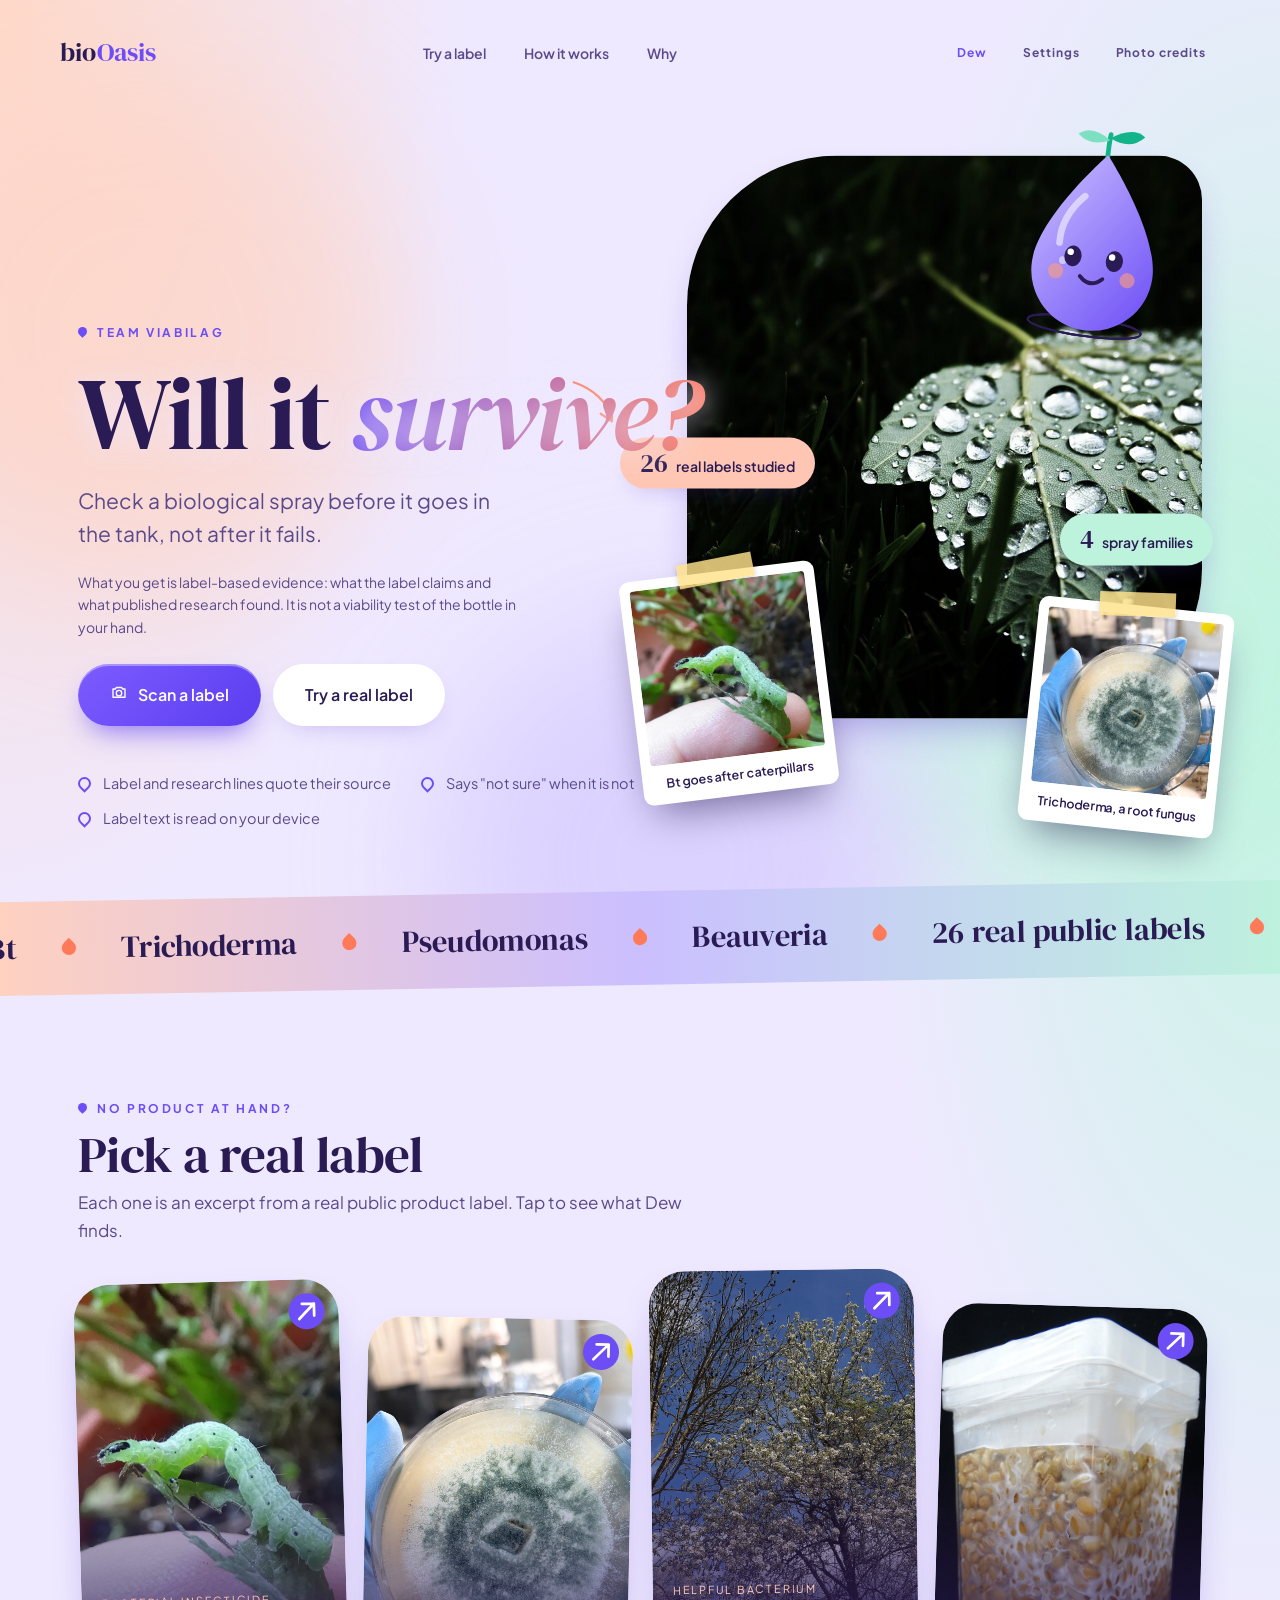
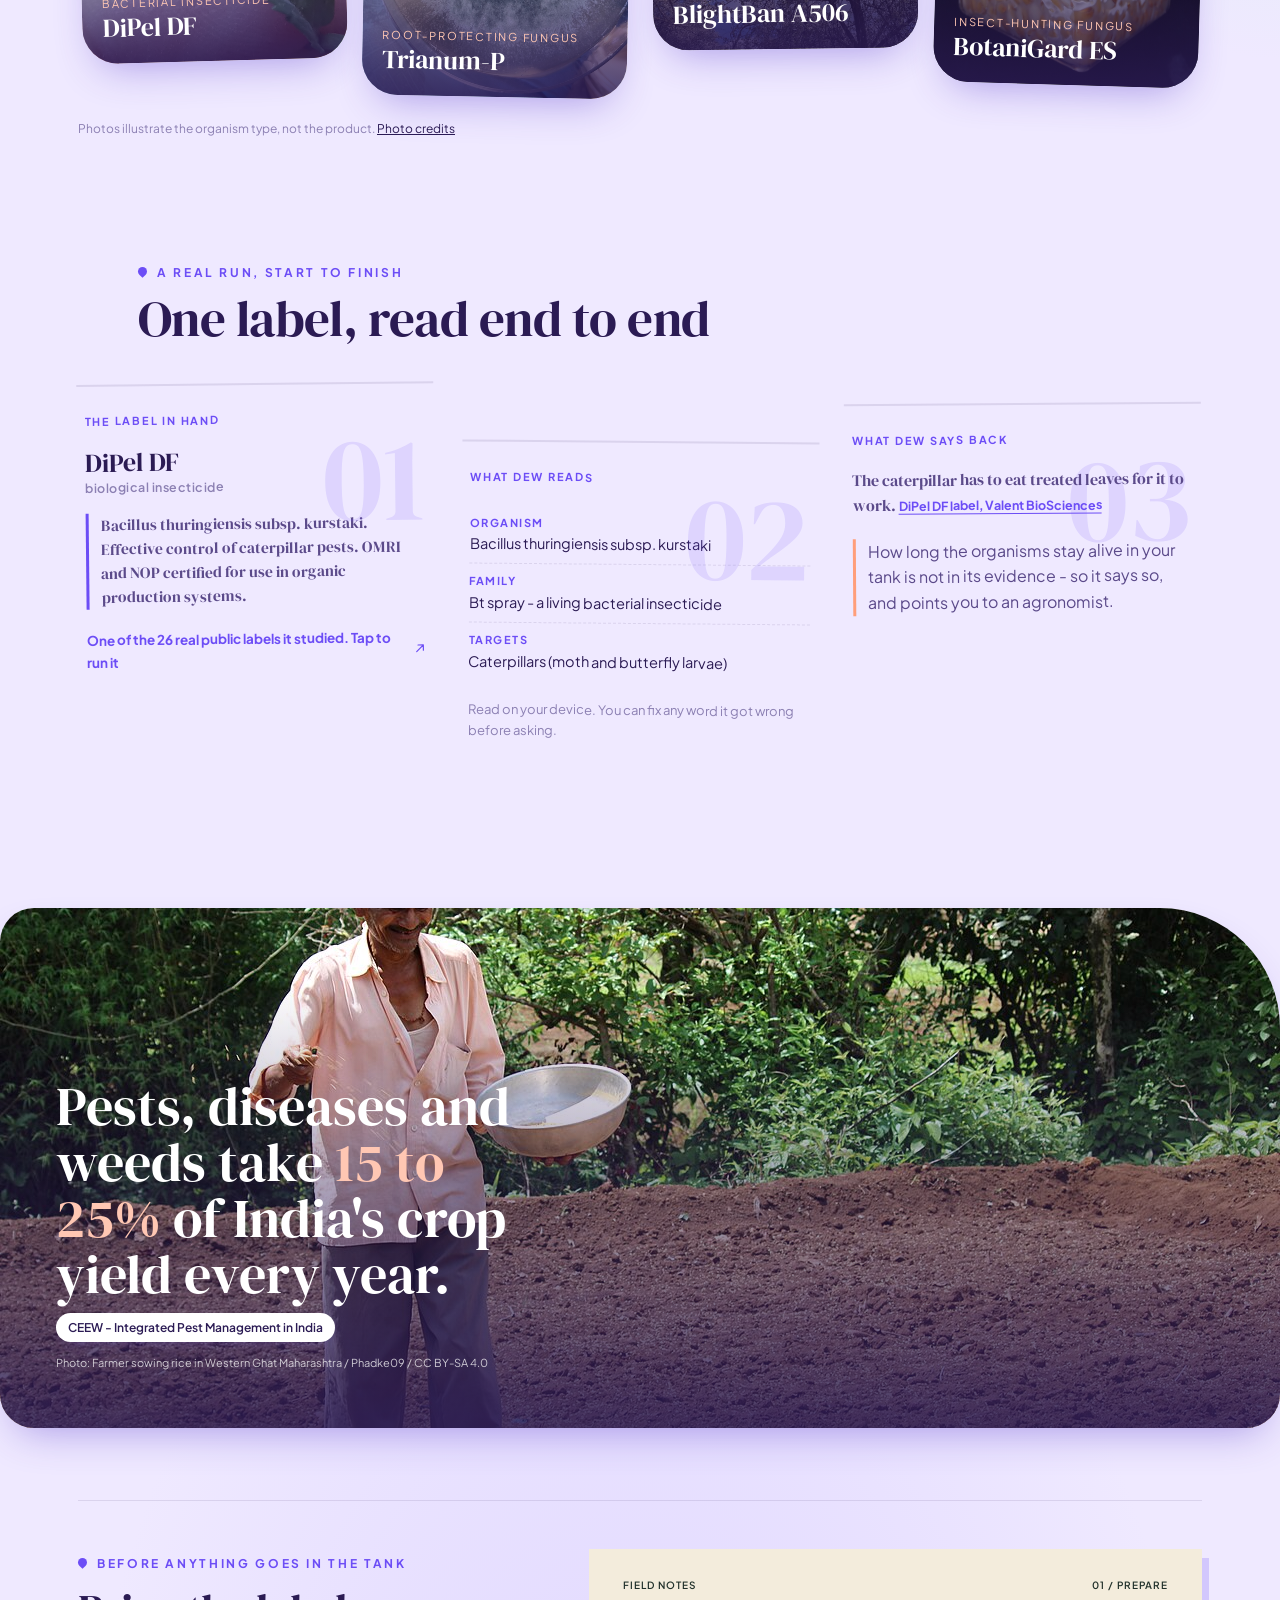
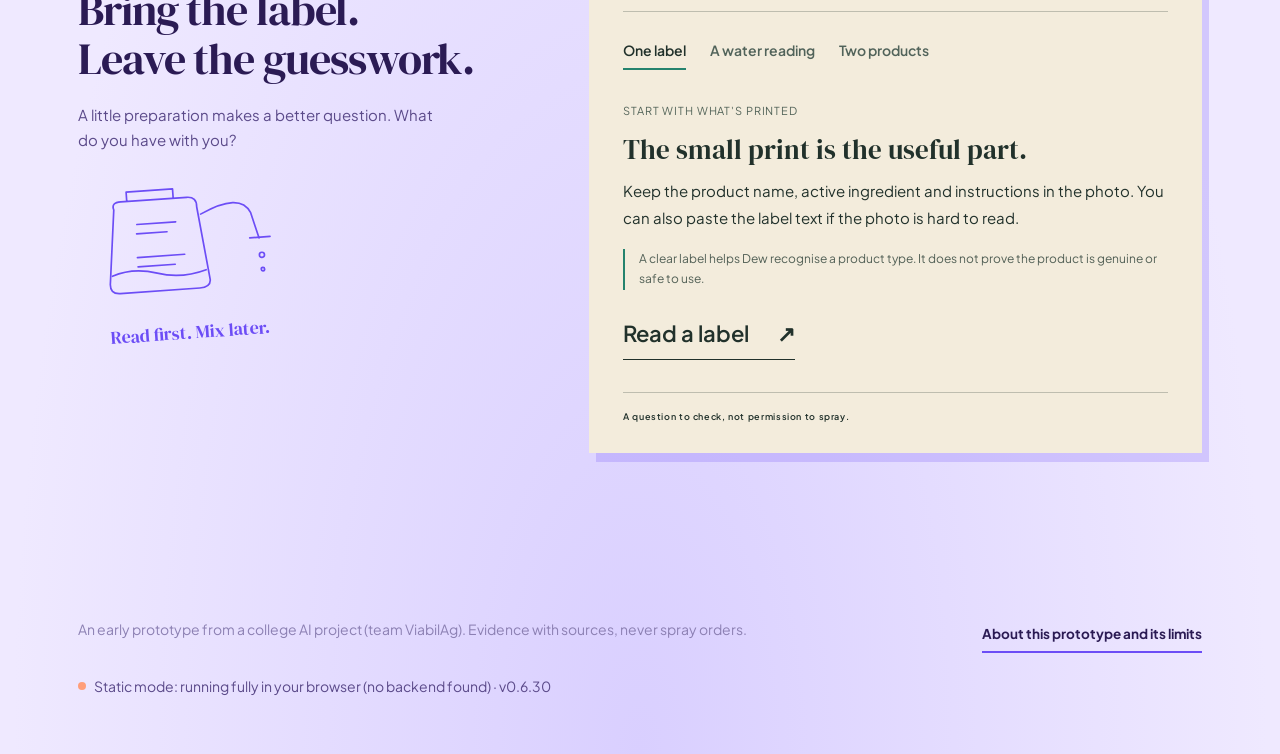
<file: frontend/index.html>
<!DOCTYPE html>
<html lang="en">
<head>
<meta charset="utf-8">
<meta http-equiv="Content-Security-Policy" content="default-src 'self'; script-src 'self' 'wasm-unsafe-eval' https://cdn.jsdelivr.net; worker-src 'self' https://cdn.jsdelivr.net blob:; connect-src 'self' https://cdn.jsdelivr.net https://tessdata.projectnaptha.com https://api.open-meteo.com https://viabil-ag.vercel.app; img-src 'self' data: blob:; style-src 'self' 'unsafe-inline'; font-src 'self'; frame-src 'none'; child-src 'none'; object-src 'none'; base-uri 'self'; form-action 'self'">
<meta name="viewport" content="width=device-width, initial-scale=1, viewport-fit=cover">
<meta name="theme-color" content="#EFE9FF">
<link rel="manifest" href="manifest.webmanifest">
<meta name="mobile-web-app-capable" content="yes">
<meta name="apple-mobile-web-app-capable" content="yes">
<meta name="apple-mobile-web-app-status-bar-style" content="default">
<meta name="apple-mobile-web-app-title" content="bioOasis">
<link rel="apple-touch-icon" href="assets/icons/icon-192.png">
<meta name="description" content="bioOasis: check a biological spray label and see what the evidence says about keeping its living organisms alive.">
<title>bioOasis - will it survive?</title>
<link rel="icon" href="data:image/svg+xml,%3Csvg xmlns='http://www.w3.org/2000/svg' viewBox='0 0 32 32'%3E%3Cpath d='M16 3C16 3 6 14 6 21a10 10 0 0 0 20 0C26 14 16 3 16 3z' fill='%233fc3aa'/%3E%3C/svg%3E">
<link rel="stylesheet" href="assets/fonts/fonts.css">
<link rel="stylesheet" href="src/styles/tokens.css">
<link rel="stylesheet" href="src/styles/base.css">
<link rel="stylesheet" href="src/styles/animations.css">
<link rel="stylesheet" href="src/styles/components.css">
<script src="src/js/theme.js"></script>
<script src="src/js/pwa.js"></script>
<script src="src/js/i18n.js"></script>
<script src="src/js/evidence-i18n.js"></script>
</head>
<body>
<input type="file" id="file" accept="image/*" aria-hidden="true" style="position:fixed;left:-9999px;top:0;width:1px;height:1px;opacity:0.01">
<div class="d-only d-blobs" aria-hidden="true"><i></i><i></i><i></i></div>
<div class="d-only d-progress" aria-hidden="true"><i></i></div>
<main id="app">

  <!-- HOME -->
  <div id="v-home" class="view">
    <header class="hero">
      <div class="hero-bg"><img src="assets/images/hero.jpg" alt="Water drops resting on a dark green leaf" data-i18n-alt="alt.hero"></div>
      <nav class="nav"><div class="wordmark">bio<em>Oasis</em></div><div class="navlinks d-only"><a href="#samples" data-i18n="nav.try">Try a label</a><a href="#how-it-works" data-i18n="nav.how">How it works</a><a href="#why-it-matters" data-i18n="nav.why">Why</a></div><div class="navbtns"><button class="chip-btn dewbtn" id="open-dew">Dew</button><button class="chip-btn navwide" id="open-settings" data-i18n="nav.settings">Settings</button><button class="chip-btn navwide" id="open-credits" data-i18n="nav.credits">Photo credits</button><button class="chip-btn navmenu-btn" id="navmenu-btn" aria-expanded="false" aria-haspopup="true" aria-controls="navmenu" data-i18n="nav.menu">Menu</button></div>
      <div class="navmenu hidden" id="navmenu" role="menu" aria-label="Site menu">
        <a href="#samples" role="menuitem" data-i18n="nav.try">Try a label</a>
        <a href="#how-it-works" role="menuitem" data-i18n="nav.how">How it works</a>
        <a href="#why-it-matters" role="menuitem" data-i18n="nav.whyLong">Why it matters</a>
        <button role="menuitem" id="m-settings" data-i18n="nav.settings">Settings</button>
        <button role="menuitem" id="m-credits" data-i18n="nav.credits">Photo credits</button>
      </div></nav>
      <div class="col hero-body">
        <div id="hero-dew" class="hero-dew"></div>
        <div class="eyebrow">Team ViabilAg</div>
        <h1><span data-i18n="hero.titleA">Will it </span><em data-i18n="hero.titleB">survive?</em></h1>
        <p class="lead" data-i18n="hero.lead">Check a biological spray before it goes in the tank, not after it fails.</p>
        <p class="lead-sub" data-i18n="hero.leadSub">What you get is label-based evidence: what the label claims and what published research found. It is not a viability test of the bottle in your hand.</p>
        <div class="cta-row">
          <button class="btn primary" id="go-photo"><span id="ico-cam"></span> <span data-i18n="hero.scan">Scan a label</span></button>
          <a class="btn ghost" href="#samples" data-i18n="hero.tryReal">Try a real label</a>
        </div>
        <ul class="d-only d-trust">
          <li><i></i><span data-i18n="trust.1">Label and research lines quote their source</span></li>
          <li><i></i><span data-i18n="trust.2">Says "not sure" when it is not</span></li>
          <li><i></i><span data-i18n="trust.3">Label text is read on your device</span></li>
        </ul>
      </div>
      <div class="d-only d-collage" aria-hidden="true">
        <figure class="dc-main"><img src="assets/images/hero.jpg" alt=""></figure>
        <figure class="dc-pol dc-p1"><span class="tape"></span><img src="assets/images/bt.jpg" alt=""><figcaption data-i18n="fig.bt">Bt goes after caterpillars</figcaption></figure>
        <figure class="dc-pol dc-p2"><span class="tape"></span><img src="assets/images/trichoderma.jpg" alt=""><figcaption data-i18n="fig.trich">Trichoderma, a root fungus</figcaption></figure>
        <div class="dc-chip dc-c1"><b>26</b> <span data-i18n="chip.labels">real labels studied</span></div>
        <div class="dc-chip dc-c2"><b>4</b> <span data-i18n="chip.families">spray families</span></div>
        <svg class="dc-doodle" viewBox="0 0 120 60" fill="none"><path d="M6 8c26 2 52 14 62 38m0 0l-4-17m4 17l-17-6" stroke="currentColor" stroke-width="3" stroke-linecap="round" stroke-linejoin="round"/></svg>
      </div>
    </header>
    <div class="d-only d-marquee" aria-hidden="true"><div class="track"><span>Bt</span><span>Trichoderma</span><span>Pseudomonas</span><span>Beauveria</span><span data-i18n="mq.labels">26 real public labels</span><span data-i18n="mq.src">evidence with its source</span><span data-i18n="mq.nonum">never a survival number</span><span>Bt</span><span>Trichoderma</span><span>Pseudomonas</span><span>Beauveria</span><span data-i18n="mq.labels">26 real public labels</span><span data-i18n="mq.src">evidence with its source</span><span data-i18n="mq.nonum">never a survival number</span></div></div>

    <div class="col">
      <section class="pad" id="samples">
        <div class="eyebrow" data-i18n="samples.eyebrow">No product at hand?</div>
        <h2 class="block-title" data-i18n="samples.title">Pick a real label</h2>
        <p class="block-sub" data-i18n="samples.sub">Each one is an excerpt from a real public product label. Tap to see what Dew finds.</p>
        <div class="carousel" id="carousel"></div>
        <p class="credit-note"><span data-i18n="samples.credit">Photos illustrate the organism type, not the product.</span> <button id="open-credits2" data-i18n="nav.credits">Photo credits</button></p>
      </section>

      <section class="pad" id="how-it-works">
        <div class="eyebrow" data-i18n="how.eyebrow">A real run, start to finish</div>
        <h2 class="block-title" data-i18n="how.title">One label, read end to end</h2>
        <div class="how" id="how"></div>
      </section>

      <section class="why reveal" id="why-it-matters">
        <img id="why-img" alt="A farmer sowing seed on a ploughed field in Maharashtra" loading="lazy" data-i18n-alt="alt.why">
        <div class="t">
          <div class="big"><span data-i18n="why.bigA">Pests, diseases and weeds take </span><em data-i18n="why.bigB">15 to 25%</em><span data-i18n="why.bigC"> of India's crop yield every year.</span></div>
          <a class="src-pill" href="https://www.ceew.in/publications/sustainable-agriculture-india/integrated-pest-management" target="_blank" rel="noopener">CEEW - Integrated Pest Management in India</a>
          <div class="pcred" id="why-cred"></div>
        </div>
      </section>

      <section class="fielddesk" aria-labelledby="desk-title">
        <div class="desk-intro"><div class="eyebrow" data-i18n="desk.eyebrow">Before anything goes in the tank</div><h2 id="desk-title"><span data-i18n="desk.titleA">Bring the label.</span><br><span data-i18n="desk.titleB">Leave the guesswork.</span></h2><p data-i18n="desk.sub">A little preparation makes a better question. What do you have with you?</p><div class="desk-doodle" aria-hidden="true"><svg viewBox="0 0 260 150"><path d="M45 33 Q42 24 54 24 H132 Q144 24 143 36 L153 123 Q153 132 140 132 H46 Q33 132 35 119 Z M61 24 V13 H116 V24 M147 45 Q195 22 206 47 L214 78 M203 77 L227 77 M71 52 H117 M70 63 H106 M69 91 H125 M69 102 H113"/><path class="desk-water" d="M38 111 Q63 102 91 111 T149 111"/><circle cx="216" cy="98" r="3"/><circle cx="216" cy="115" r="2"/></svg><span data-i18n="desk.doodle">Read first. Mix later.</span></div></div>
        <div class="desk-page">
          <div class="desk-page-top"><span data-i18n="desk.fieldnotes">FIELD NOTES</span><span data-i18n="desk.prepare">01 / PREPARE</span></div>
          <div class="desk-tabs" role="tablist" aria-label="What you have ready"><button role="tab" id="desk-tab-label" aria-selected="true" aria-controls="desk-panel" data-desk="label" data-i18n="desk.tab.label">One label</button><button role="tab" id="desk-tab-water" aria-selected="false" aria-controls="desk-panel" data-desk="water" tabindex="-1" data-i18n="desk.tab.water">A water reading</button><button role="tab" id="desk-tab-pair" aria-selected="false" aria-controls="desk-panel" data-desk="pair" tabindex="-1" data-i18n="desk.tab.pair">Two products</button></div>
          <div id="desk-panel" role="tabpanel" aria-labelledby="desk-tab-label" tabindex="0"><span class="desk-note-label" id="desk-note-label" data-i18n="desk.noteLabel">Start with what's printed</span><h3 id="desk-note-title" data-i18n="desk.noteTitle">The small print is the useful part.</h3><p id="desk-note-text" data-i18n="desk.noteText">Keep the product name, active ingredient and instructions in the photo. You can also paste the label text if the photo is hard to read.</p><div class="desk-reminder" id="desk-reminder" data-i18n="desk.reminder">A clear label helps Dew recognise a product type. It does not prove the product is genuine or safe to use.</div><button class="desk-action" id="desk-action"><span data-i18n="desk.action">Read a label</span> <span aria-hidden="true">↗</span></button></div>
          <div class="desk-page-bottom" data-i18n="desk.bottom">A question to check, not permission to spray.</div>
        </div>
      </section>

      <footer class="site">
        <span data-i18n="footer.text">An early prototype from a college AI project (team ViabilAg). Evidence with sources, never spray orders.</span>
        <button class="linkbtn" id="open-about" style="display:block" data-i18n="footer.about">About this prototype and its limits</button>
        <div class="mode" id="mode"><i></i>Checking connection...</div>
      </footer>
    </div>
  </div>

  <!-- READ -->
  <div id="v-read" class="view hidden"><div class="col">
    <div class="topbar"><button class="back" id="back-read"><span id="ico-back1" style="width:18px"></span> <span data-i18n="back">Back</span></button>
      <div class="progress-dots"><i></i><i></i><i></i></div></div>
    <section style="margin-top:14px">
      <div class="eyebrow" data-i18n="read.step">Step 2</div>
      <h2 class="block-title" data-i18n="read.title">What the label says</h2>
      <p class="block-sub" data-i18n="read.sub">Fix anything that was misread, then let Dew identify the product.</p>
      <div class="scanbox hidden" id="scanbox"><img id="preview" alt="Your label photo" data-i18n-alt="alt.preview"><div class="scanline hidden" id="scanline"></div></div>
      <div class="reading-note hidden" id="reading"><div id="reading-dew"></div><div><div id="ocrnote" data-i18n="read.ocr">Dew is reading the label...</div><div class="bar"><i id="ocrbar"></i></div></div></div>
      <aside class="d-only d-readside"><div class="rd-dew" id="rd-dew"></div><h4 data-i18n="readside.h">Getting a good read</h4><ol><li data-i18n="readside.1">Fix any word that looks wrong. Dew can misread small print.</li><li data-i18n="readside.2">The more of the label you include, the better Dew can tell the product type.</li><li data-i18n="readside.3">Not sure it is right? Dew will say so instead of guessing.</li></ol></aside>
      <textarea id="ocrtext" spellcheck="false" data-i18n-ph="read.ph" placeholder="The label text shows up here. You can also type or paste it."></textarea>
      <div class="hint" id="hint"></div>
      <div class="cta-row" style="margin-top:18px">
        <button class="btn primary" id="identify" data-i18n="identify">Identify this product</button>
        <button class="btn ghost" id="go-photo2"><span id="ico-cam2"></span> <span data-i18n="usePhoto">Use a photo</span></button>
      </div>
    </section>
  </div></div>

  <!-- RESULT -->
  <div id="v-result" class="view hidden"><div class="col">
    <div class="topbar"><button class="back" id="back-result"><span id="ico-back2" style="width:18px"></span> <span data-i18n="home">Home</span></button>
      <div class="progress-dots"><i></i><i></i><i></i></div></div>
    <div class="rsum">
    <div class="banner">
      <img id="r-img" alt="">
      <div class="in">
        <div><div class="kind" id="r-kind"></div><h2 id="r-name"></h2><div class="org" id="r-org"></div></div>
        <div class="ring"><svg viewBox="0 0 100 100"><circle class="tr" cx="50" cy="50" r="42"/><circle class="fg" id="r-ring" cx="50" cy="50" r="42"/></svg><b id="r-pct"></b><small data-i18n="result.dewGuess">Dew's guess</small></div>
      </div>
    </div>
    <div class="pcred" style="position:static;text-align:left;max-width:none;margin-top:8px;font-size:11px;color:var(--cream-faint)" id="r-pcred"></div>
    <div class="quick reveal">
      <div class="lbl"><span id="ic0" style="display:contents"></span><span data-i18n="result.good">Good to know</span></div>
      <p id="q-text"></p><div id="q-src"></div>
      <div class="chips" id="q-chips"></div>
      <button class="linkbtn" id="open-guess"><span data-i18n="result.howSure">How sure is Dew?</span> <span id="ic6" style="display:contents"></span></button>
    </div>

    </div>
    <div class="rdetail">
    <div class="tabs" role="tablist" aria-label="More about this product" id="tabs">
      <button class="tab" role="tab" aria-selected="true" data-tab="labels"><span data-ic="book"></span><span data-i18n="tab.labels">On the label </span><span class="n" id="n-labels"></span></button>
      <button class="tab" role="tab" aria-selected="false" data-tab="research"><span data-ic="flask"></span><span data-i18n="tab.research">Research </span><span class="n" id="n-research"></span></button>
      <button class="tab" role="tab" aria-selected="false" data-tab="field"><span data-ic="drop"></span><span data-i18n="tab.field">Your field</span></button>
      <button class="tab" role="tab" aria-selected="false" data-tab="why"><span data-ic="leaf"></span><span data-i18n="tab.why">Why it matters</span></button>
    </div>

    <div class="panel" role="tabpanel" id="p-labels"><p class="intro" data-i18n="p.labels.intro">What real labels of this kind tell you.</p><div class="flow" id="r-labels"></div></div>
    <div class="panel hidden" role="tabpanel" id="p-research"><p class="intro" data-i18n="p.research.intro">What published research says about keeping these living organisms alive.</p><div class="flow" id="r-research"></div></div>
    <div class="panel hidden" role="tabpanel" id="p-field">
      <p class="intro" data-i18n="p.field.intro">Two quick checks for your own tank. Both are optional.</p>
      <div class="cond"><h4 data-i18n="field.ph">Spray water pH</h4>
        <div class="phrow"><input type="number" id="ph" min="0" max="14" step="0.1" placeholder="7.8" inputmode="decimal" aria-label="Spray water pH"><span data-i18n="field.phHint">from a pH strip or meter</span></div>
        <div class="msg" id="phmsg"></div></div>
      <div class="cond"><h4 data-i18n="field.wx">Weather where you spray</h4>
        <button class="btn ghost" id="wxbtn" style="padding:11px 20px"><span id="ic4" style="display:contents"></span> <span data-i18n="wxbtn">Use my location</span></button>
        <div class="msg" id="wxmsg"></div></div>
    </div>
    <div class="panel hidden" role="tabpanel" id="p-why"><p class="intro" data-i18n="p.why.intro">The bigger picture behind the check.</p><div class="flow" id="r-common"></div></div>

    <p class="conf-note" id="r-disclaimer" style="margin-top:34px"></p>
    <div class="mix-cta reveal">
      <div id="r-dew" class="mix-dew"></div>
      <div class="mix-cta-t">
        <b data-i18n="mix.title">Planning to use it with another product?</b>
        <span data-i18n="mix.sub">Scan both labels. Dew checks whether any real evidence warns about the mix - or says when it does not know.</span>
      </div>
      <button class="btn primary" id="mix-go"><span id="ico-swap" style="width:18px"></span> <span data-i18n="mixgo">Check the mix</span></button>
    </div>
    <div style="display:flex;align-items:center;gap:6px;margin-top:20px"><button class="btn ghost" id="again" data-i18n="again">Check another label</button></div>
    </div>
  </div></div>

  <!-- STOP -->
  <div id="v-stop" class="view hidden"><div class="col">
    <div class="topbar"><button class="back" id="back-stop"><span id="ico-back3" style="width:18px"></span> <span data-i18n="back">Back</span></button>
      <div class="progress-dots"><i></i><i></i><i></i></div></div>
    <div class="stop">
      <div class="stop-art" id="stop-dew"></div>
      <div class="eyebrow" style="color:var(--amber)" data-i18n="stop.eyebrow">Not enough evidence</div>
      <h2 data-i18n="stop.title">Hmm. Dew can't vouch for this one.</h2>
      <p class="lead" data-i18n="stop.lead">Either the photo missed some key words, or this product is outside what our sources cover today. Dew would rather say so than guess.</p>
      <div class="stop-card"><b data-i18n="stop.safe">The safe next step:</b><span data-i18n="stop.safeText"> check with an agronomist before you mix or spray.</span></div>
      <div class="tips" id="stop-tips"></div>
      <div class="cta-row"><button class="btn primary" id="stop-edit" data-i18n="stop.edit">Edit the text</button><button class="btn ghost" id="stop-new" data-i18n="stop.new">Try another label</button></div>
    </div>
  </div></div>


  <!-- MIX: step 1, add product B -->
  <div id="v-mixscan" class="view hidden"><div class="col">
    <div class="topbar"><button class="back" id="back-mixscan"><span id="ico-back4" style="width:18px"></span> <span data-i18n="back">Back</span></button>
      <div class="mix-steps" aria-label="Mix check progress"><i class="on now"></i><i></i><i></i></div></div>
    <section style="margin-top:14px">
      <div class="eyebrow" data-i18n="mix.step1">Mix check - step 1 of 3</div>
      <h2 class="block-title" data-i18n="mix.addTitle">Add the second product</h2>
      <p class="block-sub" id="mix-a-reminder"></p>
      <div class="mixbubbles" aria-hidden="true"><i></i><i></i><i></i><i></i><i></i></div>
      <div class="scanbox hidden" id="scanbox-b"><img id="preview-b" alt="Your second label photo" data-i18n-alt="alt.previewB"><div class="scanline hidden" id="scanline-b"></div></div>
      <div class="reading-note hidden" id="reading-b"><div id="reading-dew-b"></div><div><div id="ocrnote-b" data-i18n="read.ocr">Dew is reading the label...</div><div class="bar"><i id="ocrbar-b"></i></div></div></div>
      <textarea id="mixtext" spellcheck="false" data-i18n-ph="mix.ph" placeholder="Second label text shows up here. You can also type or paste it."></textarea>
      <div class="hint" id="hint-b"></div>
      <p class="credit-note" style="margin-top:10px" data-i18n="mix.practise">Or practise with a real label:</p>
      <div class="chips-row" id="mix-samples"></div>
      <details class="class-cases"><summary data-i18n="mix.cases">Presenting in class? Compare three evidence cases</summary><p data-i18n="mix.casesText">These load public label excerpts and clearly marked ingredient/category examples, replacing both inputs for this check. They demonstrate the software, not a physical mixing experiment.</p><div class="class-case-buttons"><button type="button" data-class-case="conflict" data-i18n="mix.case1">1. A label prohibition</button><button type="button" data-class-case="limited" data-i18n="mix.case2">2. General guidance only</button><button type="button" data-class-case="unknown" data-i18n="mix.case3">3. No pair evidence</button></div><p data-i18n="mix.casesHow">Read the inputs, choose Read this product, confirm, then Check this mix. A warning or abstention is a meaningful result; this prototype does not issue a "safe to mix" certificate.</p></details>
      <div class="cta-row" style="margin-top:14px">
        <button class="btn primary" id="mix-read" data-i18n="mix.read">Read this product</button>
        <button class="btn ghost" id="go-photo-b"><span id="ico-cam3" style="width:18px"></span> <span data-i18n="usePhoto">Use a photo</span></button>
      </div>
    </section>
  </div></div>

  <!-- MIX: step 2, confirm what Dew saw -->
  <div id="v-mixconfirm" class="view hidden"><div class="col">
    <div class="topbar"><button class="back" id="back-mixconfirm"><span id="ico-back5" style="width:18px"></span> <span data-i18n="back">Back</span></button>
      <div class="mix-steps" aria-label="Mix check progress"><i class="on"></i><i class="on now"></i><i></i></div></div>
    <section style="margin-top:14px">
      <div class="eyebrow" data-i18n="mix.step2">Mix check - step 2 of 3</div>
      <h2 class="block-title" data-i18n="mix.confirmTitle">Did Dew read them right?</h2>
      <p class="block-sub" data-i18n="mix.confirmSub">Fix a name if it looks wrong. Anything Dew could not find stays "not on the label" - never guessed.</p>
      <div id="confirm-cards"></div>
      <div class="cta-row" style="margin-top:18px">
        <button class="btn primary" id="mix-check-now" data-i18n="mix.checkNow">Check this mix</button>
      </div>
    </section>
  </div></div>

  <!-- MIX: step 3, the action page -->
  <div id="v-mixresult" class="view hidden"><div class="col">
    <div class="topbar"><button class="back" id="back-mixresult"><span id="ico-back6" style="width:18px"></span> <span data-i18n="mix.editProducts">Edit products</span></button>
      <div class="mix-steps" aria-label="Mix check progress"><i class="on"></i><i class="on"></i><i class="on now"></i></div></div>
    <section style="margin-top:14px" id="mix-action"></section>
  </div></div>

</main>

<dialog id="credits">
  <h3 data-i18n="credits.title">Credits</h3>
  <ul id="credits-list"></ul>
  <button class="btn ghost" id="close-credits" style="margin-top:8px" data-i18n="close">Close</button>
</dialog>

<dialog class="sheet" id="sheet-guess"><div class="grab"></div><div class="body" id="guess-body"></div></dialog>
<dialog class="sheet" id="sheet-settings"><div class="grab"></div><div class="body" id="settings-body"></div></dialog>
<dialog class="sheet" id="sheet-about"><div class="grab"></div><div class="body" id="about-body"></div></dialog>

<div id="v-dew" class="view hidden"><div class="col dewcol">
    <div class="topbar"><button class="back" id="dew-close"><span id="ico-back-dew" style="width:18px"></span> Home</button></div>
    <div class="dew-head">
      <div class="dew-hero" id="dew-hero"></div>
      <div class="dew-langs" id="dew-langs" role="group" aria-label="Language"></div>
    </div>
    <div class="dew-log" id="dew-log" aria-live="polite"></div>
    <div class="dew-inputrow">
      <button class="icobtn" id="dew-attach" aria-label="Add a label photo"></button>
      <button class="icobtn" id="dew-mic" aria-label="Speak to Dew"></button>
      <input id="dew-input" type="text" autocomplete="off" placeholder="Type to Dew...">
      <button class="icobtn send" id="dew-send" aria-label="Send"></button>
    </div>
    <div id="dew-voice" class="hidden">
      <button class="dv-exit" id="dv-exit" aria-label="Back to chat"></button>
      <div class="dv-stage" id="dv-stage" data-state="listen">
        <div class="dv-rings" aria-hidden="true"><i></i><i></i><i></i></div>
        <div class="dv-mascot" id="dv-mascot"></div>
      </div>
      <div class="dv-status" id="dv-status"></div>
      <div class="dv-caption" id="dv-caption" aria-live="polite"></div>
      <button class="dv-mic" id="dv-mic" aria-label="Talk to Dew"></button>
    </div>
</div></div>

<script type="module" src="src/js/boot-icons.js"></script>
<script src="assets/config.js"></script>
<script type="module" src="src/js/main.js"></script>
<script type="module" src="src/js/desktop-fx.js"></script>
</body>
</html>
</file>
<file: frontend/assets/fonts/fonts.css>
/* Latin subset, self-hosted. Fraunces and Inter: SIL Open Font License 1.1 (see docs/credits.md). */
@font-face{font-family:'Fraunces';src:url('./fraunces-400-italic.woff2') format('woff2');font-weight:400;font-style:italic;font-display:swap}
@font-face{font-family:'Fraunces';src:url('./fraunces-400.woff2') format('woff2');font-weight:400;font-style:normal;font-display:swap}
@font-face{font-family:'Fraunces';src:url('./fraunces-500.woff2') format('woff2');font-weight:500;font-style:normal;font-display:swap}
@font-face{font-family:'Fraunces';src:url('./fraunces-600.woff2') format('woff2');font-weight:600;font-style:normal;font-display:swap}
@font-face{font-family:'Inter';src:url('./inter-400.woff2') format('woff2');font-weight:400;font-style:normal;font-display:swap}
@font-face{font-family:'Inter';src:url('./inter-500.woff2') format('woff2');font-weight:500;font-style:normal;font-display:swap}
@font-face{font-family:'Inter';src:url('./inter-600.woff2') format('woff2');font-weight:600;font-style:normal;font-display:swap}
</file>
<file: frontend/src/styles/tokens.css>
/* Design tokens. Palette: deep forest, warm cream, aqua, with coral and amber as friendly accents. */
:root{
  --char:#0d1815; --char-2:#14241f; --char-3:#1c322b;
  --cream:#f3ecdc; --cream-dim:#c9bfa8; --cream-faint:#8f8777;
  --navy:#1d3b33; --navy-2:#2a5247;
  --teal:#3fc3aa; --teal-deep:#2a8d7c; --teal-glow:rgba(63,195,170,.35);
  --amber:#e6a94a; --amber-soft:rgba(230,169,74,.14);
  --blush:#f0a595; --coral:#ff8f78;
  --line:rgba(243,236,220,.12);
  --radius:22px; --radius-sm:14px;
  --font-serif:'Fraunces',Georgia,'Times New Roman',serif;
  --font-sans:'Inter',-apple-system,BlinkMacSystemFont,'Segoe UI',Roboto,Helvetica,Arial,sans-serif;
  --ease:cubic-bezier(.2,.8,.2,1);
  --col:680px;
}
</file>
<file: frontend/src/styles/base.css>
*{box-sizing:border-box;margin:0;padding:0}
html{-webkit-text-size-adjust:100%;scroll-behavior:smooth}
body{background:var(--char);color:var(--cream);font-family:var(--font-sans);line-height:1.6;min-height:100vh;overflow-x:clip;-webkit-font-smoothing:antialiased}
/* any user-typed or API text can contain long unbroken strings; never let them escape their container */
p,span,li,h1,h2,h3,h4,a,b,small,td,summary{overflow-wrap:break-word}
img{display:block;max-width:100%}
a{color:inherit}
button{font:inherit;color:inherit;border:0;background:none;cursor:pointer}
.hidden{display:none!important}
.col{width:100%;max-width:var(--col);margin:0 auto;padding:0 22px}
.serif{font-family:var(--font-serif)}
.eyebrow{font-size:12px;letter-spacing:.18em;text-transform:uppercase;color:var(--teal)}
:focus-visible{outline:2px solid var(--teal);outline-offset:3px;border-radius:8px}
.sr{position:absolute;width:1px;height:1px;overflow:hidden;clip:rect(0 0 0 0)}
@media (prefers-reduced-motion:reduce){*{animation:none!important;transition:none!important;scroll-behavior:auto!important}}
</file>
<file: frontend/src/styles/animations.css>
@keyframes bob{0%,100%{transform:translateY(0)}50%{transform:translateY(-9px)}}
@keyframes blink{0%,92%,100%{transform:scaleY(1)}95%{transform:scaleY(.1)}}
@keyframes sway{0%,100%{transform:rotate(-7deg)}50%{transform:rotate(8deg)}}
@keyframes ripple{0%{transform:scale(.4);opacity:.7}100%{transform:scale(1.5);opacity:0}}
@keyframes twinkle{0%,100%{opacity:0;transform:scale(.3) rotate(0)}50%{opacity:1;transform:scale(1) rotate(25deg)}}
@keyframes scan{0%{transform:translateY(-5%)}100%{transform:translateY(105%)}}
@keyframes rise{from{opacity:0;transform:translateY(22px)}to{opacity:1;transform:none}}
@keyframes fadeIn{from{opacity:0}to{opacity:1}}
@keyframes drift{0%,100%{transform:translateX(0)}50%{transform:translateX(14px)}}
@keyframes wob{0%,100%{transform:rotate(-5deg)}50%{transform:rotate(5deg)}}
@keyframes spin{to{transform:rotate(360deg)}}
@keyframes pop{0%{transform:scale(.6);opacity:0}70%{transform:scale(1.08)}100%{transform:scale(1);opacity:1}}
@keyframes kenburns{from{transform:scale(1.04)}to{transform:scale(1.14) translate(-1.5%,-1%)}}
@keyframes sheen{0%{transform:translateX(-120%)}60%,100%{transform:translateX(220%)}}
@keyframes drip{0%{transform:translateY(-6px);opacity:0}30%{opacity:1}100%{transform:translateY(16px);opacity:0}}

.view{animation:rise .55s var(--ease) both}
.reveal{opacity:0;transform:translateY(22px);transition:opacity .7s var(--ease),transform .7s var(--ease)}
.reveal.in{opacity:1;transform:none}

/* Dew the mascot */
.dew{display:block;overflow:visible}
.dew .bobber{animation:bob 3.4s ease-in-out infinite;transform-origin:100px 130px}
.dew .eye{transform-box:fill-box;transform-origin:center;animation:blink 5s infinite}
.dew .eye.b{animation-delay:.04s}
.dew .sprout{transform-origin:100px 36px;animation:sway 3.8s ease-in-out infinite}
.dew .ripple{transform-box:fill-box;transform-origin:center;animation:ripple 3.4s ease-out infinite;fill:none;stroke:var(--teal);stroke-width:2}
.dew .ripple.r2{animation-delay:1.1s}.dew .ripple.r3{animation-delay:2.2s}
.dew .spark{transform-box:fill-box;transform-origin:center;animation:twinkle 2.4s ease-in-out infinite;fill:var(--cream)}
.dew .spark.s2{animation-delay:.8s}.dew .spark.s3{animation-delay:1.5s}
.dew.unsure .bobber{animation:wob 3s ease-in-out infinite}
.dew .sweat{animation:drip 2.2s ease-in infinite}
.dew .glass{transform-origin:150px 110px;animation:sway 2.2s ease-in-out infinite}

/* mix check extras */
@keyframes bubbleUp{0%{transform:translateY(0) scale(.7);opacity:0}20%{opacity:.55}100%{transform:translateY(-70px) scale(1.05);opacity:0}}
@keyframes dewHop{0%{transform:translateY(18px) scale(.85);opacity:0}60%{transform:translateY(-6px) scale(1.03);opacity:1}100%{transform:none}}

/* Reduced motion: swap movement for a simple fade, everywhere. */
@media (prefers-reduced-motion:reduce){
  *,*::before,*::after{animation-duration:.01ms !important;animation-iteration-count:1 !important;transition-duration:.01ms !important;scroll-behavior:auto !important}
}
</file>
<file: frontend/src/styles/components.css>
/* ---------- buttons ---------- */
.btn{position:relative;overflow:hidden;display:inline-flex;align-items:center;justify-content:center;gap:10px;padding:15px 26px;border-radius:999px;font-weight:600;font-size:15px;letter-spacing:.01em;transition:transform .25s var(--ease),box-shadow .25s,background .25s}
.btn.primary{background:var(--teal);color:#0d1f1b;box-shadow:0 10px 30px -8px var(--teal-glow)}
.btn.primary::after{content:"";position:absolute;inset:0;width:40%;background:linear-gradient(100deg,transparent,rgba(255,255,255,.45),transparent);animation:sheen 4.5s ease-in-out infinite}
.btn.primary:hover{transform:translateY(-2px);box-shadow:0 14px 34px -8px var(--teal-glow)}
.btn.ghost{border:1.5px solid var(--line);color:var(--cream)}
.btn.ghost:hover{border-color:var(--teal);color:var(--teal)}
.btn:active{transform:scale(.97)}
.btn svg{width:18px;height:18px}
.btn[disabled]{opacity:.5;pointer-events:none}

/* ---------- hero ---------- */
.hero{position:relative;min-height:min(92vh,780px);display:flex;flex-direction:column;justify-content:flex-end;overflow:hidden;isolation:isolate}
.hero-bg{position:absolute;inset:0;z-index:-2}
.hero-bg img{width:100%;height:100%;object-fit:cover;object-position:35% 60%;animation:kenburns 22s ease-in-out infinite alternate}
.hero::before{content:"";position:absolute;inset:0;z-index:-1;background:
  linear-gradient(180deg,rgba(13,24,21,.55) 0%,rgba(13,24,21,.1) 32%,rgba(13,24,21,.82) 78%,var(--char) 100%),
  radial-gradient(60% 50% at 80% 30%,rgba(63,195,170,.22),transparent 70%)}
.nav{position:absolute;top:0;left:0;right:0;display:flex;justify-content:space-between;align-items:center;padding:22px 22px 0;max-width:var(--col);margin:0 auto}
.wordmark{font-family:var(--font-serif);font-size:26px;font-weight:600;letter-spacing:.2px}
.wordmark em{font-style:normal;color:var(--teal)}
.chip-btn{font-size:12px;letter-spacing:.08em;color:var(--cream-dim);padding:8px 14px;border:1px solid var(--line);border-radius:999px;backdrop-filter:blur(8px);background:rgba(13,24,21,.35)}
.chip-btn:hover{color:var(--teal);border-color:var(--teal)}
.hero-body{padding-bottom:42px;position:relative}
.hero-dew{position:absolute;right:14px;top:-150px;width:150px;pointer-events:none}
.hero h1{font-family:var(--font-serif);font-weight:500;font-size:clamp(46px,12vw,78px);line-height:1.02;letter-spacing:-.02em;margin:10px 0 16px}
.hero h1 em{font-style:italic;color:var(--teal);font-weight:400}
.hero p.lead{max-width:30ch;color:var(--cream);opacity:.88;font-size:17px;margin-bottom:26px}
.cta-row{display:flex;gap:12px;flex-wrap:wrap}
#file{display:none}

/* ---------- section headings ---------- */
.block-title{font-family:var(--font-serif);font-weight:500;font-size:30px;line-height:1.15;margin:8px 0 8px;letter-spacing:-.01em}
.block-sub{color:var(--cream-dim);font-size:15px;max-width:46ch}
section.pad{padding:64px 0 8px}

/* ---------- sample carousel ---------- */
.carousel{display:flex;gap:14px;overflow-x:auto;scroll-snap-type:x mandatory;padding:26px 22px 14px;margin:0 -22px;scrollbar-width:none}
.carousel::-webkit-scrollbar{display:none}
.sample{position:relative;flex:0 0 min(64vw,250px);aspect-ratio:3/4;border-radius:var(--radius);overflow:hidden;scroll-snap-align:center;text-align:left;transition:transform .4s var(--ease),box-shadow .4s;box-shadow:0 18px 40px -22px #000}
.sample img{position:absolute;inset:0;width:100%;height:100%;object-fit:cover;transition:transform .8s var(--ease)}
.sample::after{content:"";position:absolute;inset:0;background:linear-gradient(180deg,transparent 35%,rgba(10,12,14,.88))}
.sample:hover{transform:translateY(-6px) rotate(-.6deg)}
.sample:hover img{transform:scale(1.08)}
.sample .meta{position:absolute;left:16px;right:16px;bottom:16px;z-index:1}
.sample .kind{font-size:11px;letter-spacing:.16em;text-transform:uppercase;color:var(--teal)}
.sample .nm{font-family:var(--font-serif);font-size:22px;line-height:1.15;margin-top:2px}
.sample .go{position:absolute;top:14px;right:14px;z-index:1;width:36px;height:36px;border-radius:50%;background:rgba(243,236,220,.92);display:grid;place-items:center;color:var(--char);transition:transform .3s var(--ease)}
.sample:hover .go{transform:scale(1.12) rotate(-12deg)}
.credit-note{font-size:12px;color:var(--cream-faint);margin-top:6px}
.credit-note button{text-decoration:underline;color:var(--cream-dim)}

/* ---------- how it works ---------- */
.how{display:flex;flex-direction:column;gap:0;margin-top:26px;position:relative}
.how::before{content:"";position:absolute;left:26px;top:30px;bottom:30px;width:2px;background:linear-gradient(var(--teal),transparent);opacity:.5}
.how-step{display:flex;gap:20px;align-items:flex-start;padding:14px 0}
.how-ico{flex:0 0 54px;height:54px;border-radius:50%;background:var(--char-2);border:1.5px solid var(--teal);display:grid;place-items:center;position:relative;z-index:1;color:var(--teal)}
.how-ico svg{width:26px;height:26px}
.how-step h3{font-family:var(--font-serif);font-weight:500;font-size:20px;margin-bottom:2px}
.how-step p{color:var(--cream-dim);font-size:14.5px}

/* a real run: one label travelling through the product, three different artifacts */
.run-beat{display:flex;flex-direction:column;align-items:stretch;gap:10px;text-align:left}
button.run-beat{font:inherit;color:inherit;background:none;border:0;padding:14px 0;cursor:pointer;width:100%}
.run-tag{font-size:11px;font-weight:800;letter-spacing:.16em;text-transform:uppercase;color:var(--teal)}
.run-product{font-family:var(--font-serif);font-weight:var(--hw,500);font-size:22px;line-height:1.15;color:var(--cream)}
.run-product i{display:block;font-style:normal;font-family:var(--font-sans);font-size:12.5px;font-weight:600;color:var(--cream-faint);margin-top:3px;letter-spacing:.04em}
.run-quote{font-family:var(--font-serif);font-size:15.5px;line-height:1.55;color:var(--cream-dim);border-left:3px solid var(--teal);padding-left:12px}
.run-cta{margin-top:2px;font-size:13.5px;font-weight:700;color:var(--teal);display:flex;align-items:center;gap:8px}
.run-cta svg{width:16px;height:16px;flex:0 0 16px}
.run-facts{list-style:none;margin:2px 0 0;padding:0}
.run-facts li{display:flex;flex-direction:column;gap:1px;padding:8px 0;border-bottom:1.5px dashed var(--line)}
.run-facts li:last-child{border-bottom:0}
.run-facts b{font-size:11px;font-weight:800;letter-spacing:.14em;text-transform:uppercase;color:var(--teal)}
.run-facts span{font-size:14.5px;color:var(--cream)}
.run-note{font-size:13px;color:var(--cream-faint)}
.run-ev{font-family:var(--font-serif);font-size:17px;line-height:1.5;color:var(--cream);position:relative}
.run-ev a{display:inline-block;margin-top:2px;font-family:var(--font-sans);font-size:12.5px;font-weight:700;color:var(--teal);text-decoration:underline;text-underline-offset:3px}
.run-abstain{font-size:14px;line-height:1.55;color:var(--cream-dim);border-left:3px solid var(--amber);padding-left:12px;margin-top:2px}

/* ---------- why / farmer ---------- */
.why{position:relative;margin:56px 0 0;border-radius:28px;overflow:hidden;min-height:320px;display:flex;align-items:flex-end}
.why img{position:absolute;inset:0;width:100%;height:100%;object-fit:cover}
.why::after{content:"";position:absolute;inset:0;background:linear-gradient(180deg,rgba(13,24,21,.1),rgba(13,24,21,.9))}
.why .t{position:relative;z-index:1;padding:26px}
.why .big{font-family:var(--font-serif);font-size:30px;line-height:1.12;margin-bottom:10px}
.why .big em{color:var(--teal);font-style:italic}
.src-pill{display:inline-flex;align-items:center;gap:6px;font-size:12px;color:var(--cream);background:rgba(243,236,220,.1);border:1px solid var(--line);border-radius:999px;padding:5px 12px;text-decoration:none;backdrop-filter:blur(6px);transition:background .2s,border-color .2s}
.src-pill:hover{background:rgba(63,195,170,.16);border-color:var(--teal)}
.pcred{font-size:11px;color:rgba(243,236,220,.6);margin-top:12px}

/* ---------- top bar for inner views ---------- */
.topbar{display:flex;align-items:center;justify-content:space-between;padding:20px 0 6px}
.back{display:inline-flex;align-items:center;gap:8px;color:var(--cream-dim);font-size:14px;padding:8px 0}
.back:hover{color:var(--teal)}
.progress-dots{display:flex;gap:8px}
.progress-dots i{width:34px;height:4px;border-radius:4px;background:var(--line);transition:background .5s,width .5s var(--ease)}
.progress-dots i.on{background:var(--teal)}
.progress-dots i.now{width:54px}

/* ---------- read view ---------- */
.scanbox{position:relative;border-radius:var(--radius);overflow:hidden;margin-top:18px;background:var(--char-2);min-height:190px;display:grid;place-items:center}
.scanbox img{width:100%;max-height:340px;object-fit:cover}
.scanline{position:absolute;left:0;right:0;top:0;height:100%;pointer-events:none}
.scanline::after{content:"";position:absolute;left:0;right:0;height:46px;top:0;background:linear-gradient(180deg,transparent,rgba(63,195,170,.5),transparent);border-bottom:2px solid var(--teal);animation:scan 1.8s ease-in-out infinite alternate}
.reading-note{display:flex;align-items:center;gap:14px;margin-top:14px;color:var(--cream-dim);font-size:14px}
.reading-note .dew{width:64px;flex:0 0 64px}
.bar{height:6px;border-radius:6px;background:var(--line);overflow:hidden;margin-top:10px}
.bar i{display:block;height:100%;width:0;background:var(--teal);transition:width .3s}
textarea{width:100%;min-height:230px;margin-top:14px;background:var(--char-2);color:var(--cream);border:1.5px solid var(--line);border-radius:var(--radius-sm);padding:16px;font:14.5px/1.6 var(--font-sans);resize:vertical;transition:border-color .2s}
textarea:focus{outline:none;border-color:var(--teal)}
.hint{font-size:13px;color:var(--cream-faint);margin-top:8px;min-height:20px}
.hint.nudge{color:var(--amber)}

/* ---------- result ---------- */
.banner{position:relative;margin:0 -22px;min-height:340px;display:flex;align-items:flex-end;overflow:hidden;isolation:isolate}
.banner img{position:absolute;inset:0;width:100%;height:100%;object-fit:cover;z-index:-2;animation:kenburns 18s ease-in-out infinite alternate}
.banner::after{content:"";position:absolute;inset:0;z-index:-1;background:linear-gradient(180deg,rgba(13,24,21,.5),rgba(13,24,21,.1) 28%,rgba(13,24,21,.72) 68%,var(--char))}
.banner .in{padding:0 22px 26px;width:100%;display:flex;justify-content:space-between;align-items:flex-end;gap:12px;container-type:inline-size}
.banner .in>div:not(.ring){flex:1 1 auto;min-width:0}
.banner .kind{font-size:12px;letter-spacing:.16em;text-transform:uppercase;color:var(--teal)}
.banner h2{font-family:var(--font-serif);font-weight:500;font-size:clamp(34px,9vw,50px);font-size:clamp(26px,calc((100cqw - 106px)/6.1),50px);line-height:1.05;letter-spacing:-.02em;margin:4px 0;overflow-wrap:break-word}
.banner .org{font-style:italic;color:var(--cream-dim);font-family:var(--font-serif)}
.ring{position:relative;flex:0 0 92px;width:92px;height:92px}
.ring svg{width:100%;height:100%;transform:rotate(-90deg)}
.ring .tr{fill:none;stroke:rgba(243,236,220,.18);stroke-width:7}
.ring .fg{fill:none;stroke:var(--teal);stroke-width:7;stroke-linecap:round;stroke-dasharray:264;stroke-dashoffset:264;transition:stroke-dashoffset 1.4s var(--ease) .3s}
.ring b{position:absolute;inset:0;display:grid;place-items:center;font-family:var(--font-serif);font-size:23px;font-weight:600}
.ring small{position:absolute;left:0;right:0;bottom:-18px;text-align:center;font-size:10px;letter-spacing:.12em;text-transform:uppercase;color:var(--cream-faint)}
.goes{margin:30px 0 4px;display:flex;gap:12px;align-items:flex-start;color:var(--cream-dim);font-size:15px}
.goes b{color:var(--cream);font-weight:600}
.conf-note{font-size:13px;color:var(--cream-faint);margin-top:14px}

.chapter{margin-top:46px}
.chapter h3{font-family:var(--font-serif);font-weight:500;font-size:25px;margin-bottom:14px;display:flex;align-items:center;gap:12px}
.chapter h3 .ico{width:36px;height:36px;border-radius:50%;background:var(--navy);color:var(--teal);display:grid;place-items:center;flex:0 0 36px}
.chapter h3 .ico svg{width:19px;height:19px}
.flow{position:relative;padding-left:26px}
.flow::before{content:"";position:absolute;left:5px;top:8px;bottom:8px;width:2px;background:linear-gradient(var(--teal),rgba(63,195,170,.05))}
.fact{position:relative;padding:4px 0 24px}
.fact::before{content:"";position:absolute;left:-26px;top:9px;width:12px;height:12px;border-radius:50%;background:var(--char);border:2px solid var(--teal);box-shadow:0 0 0 4px var(--teal-glow)}
.fact p{font-size:16.5px;line-height:1.62;margin-bottom:10px}

.cond{background:var(--char-2);border-radius:var(--radius);padding:20px;margin-bottom:12px;border:1px solid var(--line)}
.cond h4{font-size:12px;letter-spacing:.16em;text-transform:uppercase;color:var(--cream-dim);margin-bottom:12px;font-weight:500}
.phrow{display:flex;gap:12px;align-items:center}
.phrow input{width:104px;background:var(--char);border:1.5px solid var(--line);border-radius:12px;padding:12px 14px;color:var(--cream);font:600 18px var(--font-sans);transition:border-color .2s}
.phrow input:focus{outline:none;border-color:var(--teal)}
.phrow span{font-size:13px;color:var(--cream-faint)}
.msg{margin-top:12px;font-size:14.5px;line-height:1.55}
.msg .lv{display:inline-block;font-weight:600;margin-right:6px}
.msg .lv.good{color:var(--teal)}.msg .lv.warn{color:var(--amber)}
.msg .src-pill{margin-top:8px;max-width:100%;overflow-wrap:break-word}
#phmsg .lv,#wxmsg .lv{margin-right:6px}

.disclaimer{margin-top:44px;padding:18px 20px;border-radius:var(--radius-sm);background:var(--navy);color:var(--cream);font-size:13.5px;line-height:1.55}

/* ---------- stop state ---------- */
.stop{text-align:center;padding:34px 0 10px}
.stop-art{position:relative;width:230px;margin:0 auto 6px}
.stop-art .cloud{position:absolute;right:-56px;top:-14px;width:84px;opacity:.9;animation:drift 6s ease-in-out infinite}
.stop h2{font-family:var(--font-serif);font-weight:500;font-size:34px;line-height:1.1;margin:10px 0 12px;letter-spacing:-.01em}
.stop p.lead{color:var(--cream-dim);max-width:40ch;margin:0 auto}
.stop-card{margin:26px auto 0;max-width:520px;text-align:left;background:var(--amber-soft);border:1px solid rgba(230,169,74,.35);border-radius:var(--radius);padding:20px 22px}
.stop-card b{color:var(--amber)}
.tips{display:grid;gap:10px;margin:22px auto 0;max-width:520px;text-align:left}
.tip{display:flex;gap:14px;align-items:center;background:var(--char-2);border:1px solid var(--line);border-radius:var(--radius-sm);padding:14px 16px;font-size:14.5px;animation:pop .5s var(--ease) both}
.tip:nth-child(2){animation-delay:.1s}.tip:nth-child(3){animation-delay:.2s}
.tip svg{flex:0 0 26px;width:26px;height:26px;color:var(--teal)}
.stop .cta-row{justify-content:center;margin-top:26px}

/* ---------- toasts / empty ---------- */
.empty{display:flex;gap:14px;align-items:center;background:var(--char-2);border:1px dashed var(--line);border-radius:var(--radius-sm);padding:14px 16px;font-size:14px;color:var(--cream-dim);margin-top:14px}
.empty .dew{width:54px;flex:0 0 54px}

/* ---------- credits dialog + footer ---------- */
dialog{background:var(--char-2);color:var(--cream);border:1px solid var(--line);border-radius:24px;padding:26px;max-width:min(560px,92vw);max-height:84vh;overflow:auto;margin:auto}
dialog::backdrop{background:rgba(8,10,12,.7);backdrop-filter:blur(4px)}
dialog h3{font-family:var(--font-serif);font-weight:500;font-size:24px;margin-bottom:12px}
dialog li{margin:0 0 12px 18px;font-size:14px;color:var(--cream-dim)}
dialog li b{color:var(--cream);font-weight:600}
dialog a{color:var(--teal)}
footer.site{margin-top:70px;padding:30px 0 60px;border-top:1px solid var(--line);color:var(--cream-faint);font-size:12.5px;line-height:1.65}
.mode{display:inline-flex;align-items:center;gap:8px;margin-top:12px;color:var(--cream-dim)}
.mode i{width:8px;height:8px;border-radius:50%;background:var(--amber)}
.mode.on i{background:var(--teal);box-shadow:0 0 0 4px var(--teal-glow)}

@media (min-width:760px){
  .hero-dew{width:210px;right:0;top:-210px}
  .banner{margin:0 calc(50% - 50vw);}
  .banner .in{max-width:var(--col);margin:0 auto;padding:0 22px 30px}
}

/* ---------- progressive disclosure: quick take, tabs, sheets ---------- */
.quick{margin-top:22px;background:linear-gradient(160deg,var(--char-3),var(--char-2));border:1px solid var(--line);border-radius:var(--radius);padding:20px 20px 16px;position:relative;overflow:hidden}
.quick::before{content:"";position:absolute;right:-30px;top:-30px;width:120px;height:120px;border-radius:50%;background:radial-gradient(var(--teal-glow),transparent 70%)}
.quick .lbl{font-size:11.5px;letter-spacing:.16em;text-transform:uppercase;color:var(--coral);margin-bottom:8px;display:flex;align-items:center;gap:8px}
.quick p{font-family:var(--font-serif);font-size:20px;line-height:1.4;margin-bottom:12px}
.chips{display:flex;flex-wrap:wrap;gap:8px;margin-top:16px}
.chip{display:inline-flex;align-items:center;gap:8px;background:var(--char-2);border:1px solid var(--line);border-radius:999px;padding:8px 14px;font-size:13.5px;color:var(--cream-dim)}
.chip b{color:var(--cream);font-weight:600}
.chip svg{width:16px;height:16px;color:var(--teal)}
.linkbtn{display:inline-flex;align-items:center;gap:6px;color:var(--teal);font-size:13.5px;font-weight:500;padding:6px 0;margin-top:10px;border-bottom:1px dashed rgba(63,195,170,.5)}
.linkbtn:hover{color:var(--cream)}

.tabs{display:flex;gap:8px;margin:34px -22px 0;padding:4px 22px 10px;overflow-x:auto;scrollbar-width:none;position:sticky;top:0;z-index:5;background:linear-gradient(var(--char) 78%,transparent)}
.tabs::-webkit-scrollbar{display:none}
.tab{flex:0 0 auto;display:inline-flex;align-items:center;gap:8px;padding:11px 18px;border-radius:999px;font-size:14px;font-weight:500;color:var(--cream-dim);background:var(--char-2);border:1.5px solid var(--line);transition:all .3s var(--ease)}
.tab svg{width:17px;height:17px}
.tab .n{font-size:11px;background:var(--char-3);border-radius:999px;padding:1px 8px;color:var(--cream-faint)}
.tab[aria-selected="true"]{background:var(--teal);border-color:var(--teal);color:#06231d;transform:translateY(-1px);box-shadow:0 8px 22px -10px var(--teal-glow)}
.tab[aria-selected="true"] .n{background:rgba(6,35,29,.18);color:#06231d}
.panel{margin-top:18px;animation:rise .45s var(--ease) both}
.panel .intro{color:var(--cream-dim);font-size:14.5px;margin-bottom:18px}

.sheet{padding:0;border:0;background:var(--char-2);color:var(--cream);width:100%;max-width:560px;margin:auto auto 0;border-radius:28px 28px 0 0;max-height:86vh}
.sheet[open]{animation:sheetUp .45s var(--ease)}
@keyframes sheetUp{from{transform:translateY(40px);opacity:0}to{transform:none;opacity:1}}
.sheet .grab{width:44px;height:5px;border-radius:5px;background:var(--line);margin:12px auto 0}
.sheet .body{padding:18px 24px 28px;overflow:auto;max-height:80vh}
.sheet .sdew{width:84px;margin:0 auto 6px}
.sheet h3{text-align:center;margin-bottom:14px}
.sheet p{font-size:14.5px;color:var(--cream-dim);margin-bottom:12px;line-height:1.6}
.sheet p b{color:var(--cream)}
.stats{display:grid;grid-template-columns:1fr 1fr;gap:10px;margin:16px 0}
.stat{background:var(--char);border:1px solid var(--line);border-radius:var(--radius-sm);padding:14px;text-align:center}
.stat b{display:block;font-family:var(--font-serif);font-size:30px;color:var(--teal);font-weight:600}
.stat span{font-size:12px;color:var(--cream-faint)}
details.more{border-top:1px solid var(--line);padding:12px 0}
details.more summary{cursor:pointer;font-weight:500;list-style:none;display:flex;justify-content:space-between;align-items:center}
details.more summary::after{content:"+";color:var(--teal);font-size:20px;transition:transform .3s}
details.more[open] summary::after{transform:rotate(45deg)}
details.more div{padding-top:8px}
@media (min-width:760px){.sheet{margin:auto;border-radius:28px}}
.lbl svg,.linkbtn svg,#wxbtn svg{width:16px;height:16px;flex:none}
.tab [data-ic]{display:contents}

/* ---------- settings sheet + theme picker (structure only; colours come from tokens) ---------- */
.navbtns{display:flex;gap:8px}
.themes{display:grid;gap:10px;margin:16px 0 8px}
.theme-opt{display:flex;align-items:center;gap:14px;text-align:left;width:100%;padding:12px 14px;border-radius:var(--radius-sm);background:var(--char);border:2px solid var(--line);transition:transform .2s var(--ease),border-color .2s}
.theme-opt:hover{transform:translateY(-1px)}
.theme-opt .sw{display:flex;flex:0 0 auto}
.theme-opt .sw i{width:26px;height:44px;display:block;border:2px solid rgba(128,128,128,.35);margin-left:-6px;border-radius:14px}
.theme-opt .sw i:first-child{margin-left:0}
.theme-opt .tx{flex:1}.theme-opt .tx b{display:block;color:var(--cream);font-size:15.5px}.theme-opt .tx small{color:var(--cream-faint);font-size:12.5px}
.theme-opt .tick{width:24px;height:24px;border-radius:50%;border:2px solid var(--cream-faint);flex:0 0 24px;display:grid;place-items:center}
.theme-opt[aria-checked="true"]{border-color:var(--teal)}
.theme-opt[aria-checked="true"] .tick{background:var(--teal);border-color:var(--teal)}
.theme-opt[aria-checked="true"] .tick::after{content:"";width:7px;height:12px;border:solid var(--on-accent,#06231d);border-width:0 3px 3px 0;transform:rotate(45deg) translate(-1px,-1px)}
.sheet .fine{font-size:12.5px;color:var(--cream-faint);text-align:center}
.chip-btn{white-space:nowrap}

/* ================= mix check ================= */
/* entry point on the result page: a dashed "two drops" invitation, not another card */
.mix-cta{margin-top:30px;border:2px dashed var(--teal);border-radius:var(--radius);padding:22px;display:flex;flex-direction:column;gap:14px;background:linear-gradient(135deg,var(--teal-glow),transparent 60%);position:relative;overflow:hidden}
.mix-cta .mix-dew{width:86px;margin:-8px auto -2px}
.mix-cta-t{text-align:center}
.mix-cta-t b{font-family:var(--font-serif);font-size:20px;font-weight:500;display:block;margin-bottom:4px}
.mix-cta-t span{color:var(--cream-dim);font-size:14px}
.mix-cta .btn{align-self:center}

/* step dots for the mix flow */
.mix-steps{display:flex;gap:7px;align-items:center}
.mix-steps i{width:26px;height:6px;border-radius:99px;background:var(--line);transition:background .4s,width .4s}
.mix-steps i.on{background:var(--teal-deep)}
.mix-steps i.now{background:var(--teal);width:38px}

/* floating bubbles on the scan step: pure decoration */
.mixbubbles{position:relative;height:64px;margin:6px 0 2px;overflow:hidden}
.mixbubbles i{position:absolute;bottom:-14px;border-radius:50%;border:1.5px solid var(--teal);opacity:.55;animation:bubbleUp 4.2s ease-in infinite}
.mixbubbles i:nth-child(1){left:12%;width:12px;height:12px;animation-delay:0s}
.mixbubbles i:nth-child(2){left:30%;width:7px;height:7px;animation-delay:1.3s}
.mixbubbles i:nth-child(3){left:52%;width:16px;height:16px;animation-delay:.7s}
.mixbubbles i:nth-child(4){left:71%;width:9px;height:9px;animation-delay:2.1s}
.mixbubbles i:nth-child(5){left:86%;width:13px;height:13px;animation-delay:1.7s}

.chips-row{display:flex;gap:8px;flex-wrap:wrap}

/* step 2: two physical product tags joined by a dotted line */
.ptags{display:flex;flex-direction:column;align-items:stretch;gap:0;margin-top:20px}
.ptag{position:relative;background:#f3ecdc;color:#21312b;border-radius:var(--radius-sm);padding:20px 18px 16px 26px;box-shadow:0 14px 30px -18px #000}
.ptag.b{transform:rotate(.6deg)}
.ptag.a{transform:rotate(-.6deg)}
.ptag .hole{position:absolute;left:8px;top:22px;width:10px;height:10px;border-radius:50%;background:#0d1815;box-shadow:inset 0 0 0 2px rgba(0,0,0,.15)}
.ptag-label{font-size:10.5px;letter-spacing:.14em;text-transform:uppercase;color:#6d6552}
.ptag-name{width:100%;background:transparent;border:none;border-bottom:2px dotted #b7ac93;font-family:var(--font-serif);font-size:24px;font-weight:500;color:#21312b;padding:2px 0 4px;margin-bottom:6px}
.ptag-name:focus{outline:none;border-bottom-color:var(--teal-deep)}
.ptag-kind{font-size:13.5px;color:#57503f;margin-bottom:8px}
.fline{display:flex;justify-content:space-between;gap:10px;font-size:13px;padding:5px 0;border-top:1px dashed #d9cfb6;color:#57503f}
.fline .fl{letter-spacing:.06em;text-transform:uppercase;font-size:11px;padding-top:1px}
.fline .fv.none{color:#a2967c;font-style:italic}
.exp-flag{margin-left:8px;font-size:11px;background:#fff3d6;color:#8a5b12;border-radius:99px;padding:2px 8px;white-space:nowrap}
.plink{display:flex;align-items:center;justify-content:center;gap:10px;padding:6px 0}
.plink .dots{flex:0 0 60px;border-top:2px dotted var(--cream-faint)}
.plink .q{width:34px;height:34px;border-radius:50%;border:2px dotted var(--amber);color:var(--amber);display:grid;place-items:center;font-family:var(--font-serif);font-size:19px;animation:wob 3s ease-in-out infinite}

/* step 3: the action page. Each verdict gets its own shape, not a recoloured card. */
.verdict{position:relative;text-align:center;padding:30px 20px 26px;margin-top:6px}
.verdict .verdict-dew{width:120px;margin:0 auto 4px;animation:dewHop .6s var(--ease)}
.verdict-badge{width:54px;height:54px;margin:0 auto 10px;border-radius:50%;display:grid;place-items:center;animation:pop .5s var(--ease) both .15s}
.verdict-badge svg{width:28px;height:28px}
.verdict.conflict{background:radial-gradient(120% 100% at 50% 0%,rgba(255,143,120,.14),transparent 65%);border-radius:var(--radius)}
.verdict.conflict .verdict-badge{background:var(--coral);color:#2a0f0a;box-shadow:0 0 0 10px rgba(255,143,120,.15)}
.verdict.limited .verdict-badge{background:var(--amber);color:#3a270a;box-shadow:0 0 0 10px var(--amber-soft)}
.verdict.unknown .verdict-badge{background:transparent;border:2px dashed var(--cream-faint);color:var(--cream-dim)}
.pairline{display:flex;align-items:center;justify-content:center;gap:10px;flex-wrap:wrap;font-family:var(--font-serif);font-size:17px;color:var(--cream);margin:6px 0 14px}
.pairline>span{min-width:0;max-width:100%;overflow-wrap:break-word}
.pairline .plus{width:28px;height:28px;border-radius:50%;background:var(--char-2);border:1.5px solid var(--teal);color:var(--teal);display:grid;place-items:center;font-family:var(--font-sans);font-weight:600}
.verdict-cta{display:inline-flex;align-items:center;gap:10px;background:var(--char-2);border:1.5px solid var(--line);border-radius:999px;padding:12px 20px;font-size:14.5px;text-align:left}
.verdict-cta svg{width:20px;height:20px;color:var(--teal);flex:none}
.verdict-cta b{font-weight:600}

.findings{display:flex;flex-direction:column;gap:14px;margin:26px 0}
.finding{border-left:3px solid var(--amber);background:rgba(243,236,220,.04);border-radius:0 var(--radius-sm) var(--radius-sm) 0;padding:16px 18px;text-align:left}
.finding.conflict{border-left-color:var(--coral)}
.finding .f-head{display:flex;gap:10px;align-items:flex-start;font-size:15.5px;margin-bottom:8px}
.finding .f-head svg{width:20px;height:20px;flex:none;margin-top:1px;color:var(--amber)}
.finding.conflict .f-head svg{color:var(--coral)}
.finding p{font-size:14px;color:var(--cream-dim);margin-bottom:8px;line-height:1.55}

.truth-note{display:flex;gap:10px;align-items:flex-start;border:1.5px dashed var(--amber);border-radius:var(--radius-sm);padding:14px 16px;font-size:13.5px;color:var(--cream-dim);margin:0 0 22px}
.truth-note svg{width:20px;height:20px;flex:none;color:var(--amber);margin-top:1px}

/* the takeaway slip: a torn paper note, deliberately different from app chrome */
.slip{position:relative;background:#f3ecdc;color:#21312b;border-radius:4px;padding:22px 18px 16px;margin-top:8px;transform:rotate(-.5deg);box-shadow:0 18px 34px -20px #000}
.slip::before,.slip::after{content:"";position:absolute;left:0;right:0;height:8px;background:radial-gradient(circle at 6px 0,transparent 5px,#f3ecdc 5px);background-size:14px 8px}
.slip::before{top:-7px;transform:rotate(180deg)}
.slip::after{bottom:-7px}
.slip-top{font-family:var(--font-serif);font-size:20px;margin-bottom:10px}
.slip textarea{width:100%;min-height:190px;background:#efe7d2;border:1px dashed #b7ac93;border-radius:8px;padding:12px;font-family:ui-monospace,SFMono-Regular,Menlo,monospace;font-size:12.5px;line-height:1.6;color:#21312b;resize:vertical}
.slip .btn.primary{background:var(--teal-deep);color:#f6fbf9;box-shadow:none}
.slip .btn.ghost{border-color:#b7ac93;color:#4c4636}
.slip .fine{color:#6d6552;margin-top:10px}

.sound-row{display:flex;justify-content:space-between;align-items:center;gap:12px;padding:14px 4px;border-top:1px solid var(--line);margin-top:14px}
.sound-row .tx b{display:block;font-size:15px}
.sound-row .tx small{color:var(--cream-dim);font-size:12.5px}

@media (min-width:700px){
  .mix-cta{flex-direction:row;align-items:center;text-align:left}
  .mix-cta .mix-dew{width:100px;margin:0}
  .mix-cta-t{flex:1;text-align:left}
  .ptags{flex-direction:row;align-items:center}
  .ptag{flex:1}
  .plink{flex-direction:column;flex:0 0 46px}
  .plink .dots{flex:0 0 40px;border-top:none;border-left:2px dotted var(--cream-faint);width:0}
}

/* ================= dew chat ================= */
.dewbtn{color:var(--teal);border-color:var(--teal-deep);font-weight:600}
#v-dew .dew-head{position:relative;display:flex;flex-direction:column;align-items:center;padding:4px 0 8px}
.dew-hero{width:110px}
.dew-hero .dew{filter:drop-shadow(0 10px 18px var(--teal-glow))}
.dew-langs{display:flex;gap:6px;margin-top:10px}
.dew-langs .chip-btn.on{background:var(--teal);color:#0d1f1b;border-color:var(--teal)}
.dew-log{display:flex;flex-direction:column;gap:10px;flex:1;min-height:0;overflow-y:auto;padding:6px 2px 14px}
.dew-log .msg{display:flex;gap:8px;align-items:flex-start;font-size:14.5px;line-height:1.5;animation:rise .35s var(--ease) both}
.msg.dew span:last-child{background:var(--char-2);border:1px solid var(--line);border-radius:4px 16px 16px 16px;padding:10px 13px;color:var(--cream)}
.msg.user{align-self:flex-end;background:var(--teal-deep);color:#f6fbf9;border-radius:16px 4px 16px 16px;padding:10px 13px;max-width:80%;display:flex;flex-direction:column;gap:6px}
.msg.user .dew-photo{display:block;max-width:min(220px,100%);max-height:220px;border-radius:12px;object-fit:cover}
.msg .mdew{width:30px;flex:none}
.dew .dew.mini,.mdew svg{width:30px}
.dew-inputrow{display:flex;gap:8px;align-items:center;padding:10px 14px 16px;border-top:1px solid var(--line)}
.dew-inputrow input{flex:1;min-width:0;background:var(--char-2);border:1.5px solid var(--line);border-radius:999px;padding:12px 16px;color:var(--cream);font-size:14.5px}
.dew-inputrow input:focus{outline:none;border-color:var(--teal)}
.icobtn{width:42px;height:42px;border-radius:50%;background:var(--char-2);border:1.5px solid var(--line);color:var(--teal);display:grid;place-items:center;flex:none;transition:transform .2s var(--ease)}
.icobtn:hover{transform:scale(1.08)}
.icobtn svg{width:20px;height:20px}
.icobtn.send{background:var(--teal);color:#0d1f1b;border-color:var(--teal)}
.icobtn.send svg{transform:rotate(-90deg)}

/* dew chips inside the bubble */
.dew-body{display:flex;flex-direction:column;gap:8px;max-width:85%;min-width:0}
.dew-chips{display:flex;gap:6px;flex-wrap:wrap}
.dew-chips .chip-btn{font-size:12px}

/* dew as a routed page */
.dewcol{display:flex;flex-direction:column;height:100dvh;max-width:620px;overflow:hidden}
#v-dew .dew-inputrow{position:sticky;bottom:0;background:var(--char);padding:12px 0 18px}
.msg.note{justify-content:center}
.dew-tag{display:inline-block;margin-top:6px;font-size:10.5px;font-weight:600;letter-spacing:.4px;text-transform:uppercase;padding:2px 8px;border-radius:999px;opacity:.75}
.dew-tag-ai{background:var(--teal);color:#fff}
.dew-tag-local{border:1px dashed var(--line)}
.dew-note{font-size:12.5px;font-weight:500;color:var(--cream);background:var(--char-2);border:1px dashed var(--line);border-radius:999px;padding:6px 14px}
.msg.note span:last-child{background:none;border:0;padding:0}

/* once the conversation starts, shrink the hero so messages keep the space */
.dewcol.chatting .dew-hero{display:none}
.dewcol.chatting .dew-head{padding:0 0 2px}
.dewcol.chatting .dew-langs{margin-top:2px}

/* ---------- small-screen nav menu + hero sub-note ---------- */
.hero p.lead-sub{max-width:44ch;color:var(--cream-dim);font-size:14px;margin:-14px 0 26px;line-height:1.6}
.navmenu-btn{display:none}
.navmenu{position:absolute;top:calc(100% + 8px);right:0;min-width:200px;display:flex;flex-direction:column;gap:2px;padding:8px;background:var(--char-2);border:1.5px solid var(--line);border-radius:var(--radius-sm);box-shadow:0 18px 40px -18px rgba(0,0,0,.35);z-index:60;text-align:left;backdrop-filter:blur(14px)}
.navmenu a,.navmenu button{display:block;width:100%;text-align:left;padding:11px 14px;border-radius:10px;font-size:14.5px;font-weight:600;color:var(--cream);text-decoration:none;background:none;border:0;cursor:pointer;font-family:inherit}
.navmenu a:hover,.navmenu button:hover{background:var(--char-3);color:var(--teal)}
@media (max-width:759px){
  .navmenu-btn{display:inline-block}
  .nav .navbtns .navwide{display:none}
}
@media (min-width:760px){
  .navmenu{display:none!important}
}

@media (max-width:759px){
  .run-beat{position:relative;padding-left:44px}
  .run-beat::before{content:"";position:absolute;left:19px;top:26px;width:14px;height:14px;background:var(--teal);border-radius:50% 50% 50% 0;transform:rotate(-45deg)}
  button.run-beat{padding-left:44px}
}

/* An interactive preparation desk instead of a counter strip. */
.fielddesk{display:grid;gap:28px;margin-top:64px;padding:36px 0 10px;border-top:1px solid var(--line)}
.desk-intro h2{font-family:var(--font-serif);font-weight:500;font-size:36px;line-height:1.12;letter-spacing:-.025em;margin:12px 0 18px}
.desk-intro>p{color:var(--cream-dim);font-size:15px;max-width:34ch;line-height:1.7}
.desk-doodle{display:none;color:var(--teal)}
.desk-doodle svg{width:220px;fill:none;stroke:currentColor;stroke-width:2;stroke-linecap:round;stroke-linejoin:round;transform:rotate(-4deg)}
.desk-doodle span{display:block;font-family:var(--font-serif);font-size:18px;margin-left:32px;transform:rotate(-4deg)}
.desk-page{min-width:0;background:#f3ecdc;color:#21312b;padding:22px 20px;position:relative;box-shadow:7px 9px 0 color-mix(in srgb,var(--teal) 22%,transparent)}
.desk-page-top,.desk-page-bottom{font-family:var(--font-sans);font-size:10px;letter-spacing:.1em;font-weight:600}
.desk-page-top{display:flex;justify-content:space-between;padding-bottom:18px;border-bottom:1px solid #21312b40}
.desk-tabs{display:flex;flex-wrap:wrap;gap:6px 16px;margin:20px 0 26px}
.desk-tabs button{padding:7px 0;border-bottom:2px solid transparent;font-size:13px;font-weight:600;color:#51635a;background:none;border-radius:0}
.desk-tabs button[aria-selected="true"]{color:#21312b;border-color:#25836e}
.desk-tabs button:focus-visible,.desk-action:focus-visible{outline:2px solid #25836e;outline-offset:4px}
#desk-panel{min-height:270px}
.desk-note-label{font-size:11px;text-transform:uppercase;letter-spacing:.08em;color:#54655a}
#desk-note-title{font-family:var(--font-serif);font-size:27px;font-weight:500;line-height:1.2;margin:12px 0}
#desk-note-text{font-size:15px;line-height:1.75;max-width:53ch}
.desk-reminder{margin-top:18px;padding-left:14px;border-left:2px solid #25836e;font-size:12px;line-height:1.7;color:#526056;max-width:62ch}
.desk-action{display:flex;align-items:center;gap:28px;font-size:15px;font-weight:600;color:#21312b;background:none;border:0;border-bottom:1px solid #21312b;padding:14px 0 8px;margin-top:12px;border-radius:0}
.desk-action span{font-size:22px}
.desk-page-bottom{border-top:1px solid #21312b40;padding-top:16px;margin-top:26px;line-height:1.7;font-size:9px;letter-spacing:.07em}
html[data-theme="pop"] .fielddesk{border-top:3px solid var(--line)}
html[data-theme="pop"] .desk-intro h2{color:var(--teal)}
html[data-theme="pop"] .desk-page{border:2px solid #21312b;box-shadow:7px 8px 0 var(--teal);transform:rotate(.6deg)}
html[data-theme="pop"] .desk-page-top{font-weight:800}
html[data-theme="aurora"] .desk-page{background:#161b32;color:#e8f0ec;box-shadow:none;border-block:1px solid #c6ff3d66}
html[data-theme="aurora"] .desk-page-top,html[data-theme="aurora"] .desk-page-bottom{border-color:#e8f0ec33;color:#9cafa9}
html[data-theme="aurora"] .desk-tabs button,html[data-theme="aurora"] .desk-note-label,html[data-theme="aurora"] .desk-reminder{color:#a6bbb0}
html[data-theme="aurora"] .desk-tabs button[aria-selected="true"]{color:#c6ff3d;border-color:#c6ff3d}
html[data-theme="aurora"] .desk-reminder{border-color:#c6ff3d}
html[data-theme="aurora"] .desk-action{color:#c6ff3d;border-color:#c6ff3d}
@media(min-width:1024px){.fielddesk{grid-template-columns:minmax(0,.85fr) minmax(0,1.2fr);gap:clamp(40px,6vw,100px);margin-top:72px;padding:48px 0 20px;align-items:start}.desk-intro h2{font-size:clamp(38px,3.4vw,54px)}.desk-doodle{display:block;margin-top:24px}.desk-page{padding:28px 34px}#desk-panel{min-height:270px}.desk-tabs{gap:24px}.desk-tabs button{font-size:14px}}

.class-cases{margin-top:24px;padding:18px 0;border-block:1px solid var(--line)}
.class-cases summary{cursor:pointer;font-weight:600;font-size:15px;line-height:1.6}
.class-cases p{font-size:13px;line-height:1.7;color:var(--cream-dim);margin:12px 0}
.class-case-buttons{display:flex;gap:10px;flex-wrap:wrap;margin:14px 0}
.class-case-buttons button{padding:10px 13px;background:var(--char-2);color:var(--cream);border:1px solid var(--line);border-radius:10px;text-align:left;font-size:13px}
.class-case-buttons button:hover{border-color:var(--teal)}

.demo-disclosure{border-left:3px solid var(--teal);padding:12px 18px;margin:16px 0 24px;background:var(--char-2);font-size:13px;line-height:1.6}.demo-disclosure p{color:var(--cream-dim);margin:6px 0 0}

/* Dew voice mode: a full-screen one-on-one stage - only Dew, reacting. */
#dew-voice{position:fixed;inset:0;z-index:60;display:flex;flex-direction:column;align-items:center;justify-content:center;gap:16px;background:radial-gradient(120% 100% at 50% 0%,#1d3f39 0%,#12262b 55%,#0d1a20 100%);padding:24px;padding-top:calc(24px + env(safe-area-inset-top));padding-bottom:calc(24px + env(safe-area-inset-bottom))}
#dew-voice.hidden{display:none}
.dv-exit{position:absolute;top:calc(14px + env(safe-area-inset-top));left:16px;width:44px;height:44px;border-radius:50%;border:1px solid rgba(243,236,220,.35);background:rgba(255,255,255,.06);color:#f3ecdc;display:flex;align-items:center;justify-content:center;cursor:pointer}
.dv-exit svg{width:20px;height:20px}
.dv-stage{position:relative;width:min(62vw,300px,34vh);flex:none;display:flex;align-items:center;justify-content:center}
.dv-mascot{width:100%;transition:transform .2s}
.dv-mascot svg{width:100%;height:auto}
.dv-rings{position:absolute;inset:-14%;pointer-events:none;display:none}
.dv-rings i{position:absolute;inset:0;border:2px solid rgba(111,224,200,.55);border-radius:50%;animation:dvring 2.1s ease-out infinite}
.dv-rings i:nth-child(2){animation-delay:.7s}
.dv-rings i:nth-child(3){animation-delay:1.4s}
.dv-stage[data-state="listen"] .dv-rings{display:block}
.dv-stage[data-state="speak"] .dv-mascot{animation:dvtalk .5s ease-in-out infinite alternate}
.dv-stage[data-state="think"] .dv-mascot{animation:dvthink 1.4s ease-in-out infinite}
@keyframes dvring{0%{transform:scale(.82);opacity:.9}100%{transform:scale(1.25);opacity:0}}
@keyframes dvtalk{from{transform:scale(1)}to{transform:scale(1.045)}}
@keyframes dvthink{0%,100%{transform:translateY(0)}50%{transform:translateY(-8px)}}
.dv-status{font-size:15px;color:#9fe4d6;font-weight:600;letter-spacing:.02em;min-height:22px;text-align:center;margin-top:max(1.6rem,min(9vw,6vh))}
.dv-caption{max-width:min(88vw,560px);min-height:48px;font-size:16px;line-height:1.5;color:#f3ecdc;text-align:center;opacity:.92}
.dv-mic{margin-top:4px;width:76px;height:76px;border-radius:50%;border:none;background:#3fc3aa;color:#0d1a20;display:flex;align-items:center;justify-content:center;box-shadow:0 6px 28px rgba(63,195,170,.35);cursor:pointer}
.dv-mic svg{width:32px;height:32px}
.dv-mic:active{transform:scale(.94)}

.tr-toggle{font:600 10px/1 inherit;padding:3px 8px;margin-left:6px;border-radius:999px;border:1px solid var(--line);background:transparent;color:var(--cream-dim);cursor:pointer;vertical-align:2px}
.tr-toggle:hover{border-color:var(--teal);color:var(--teal)}
</file>
